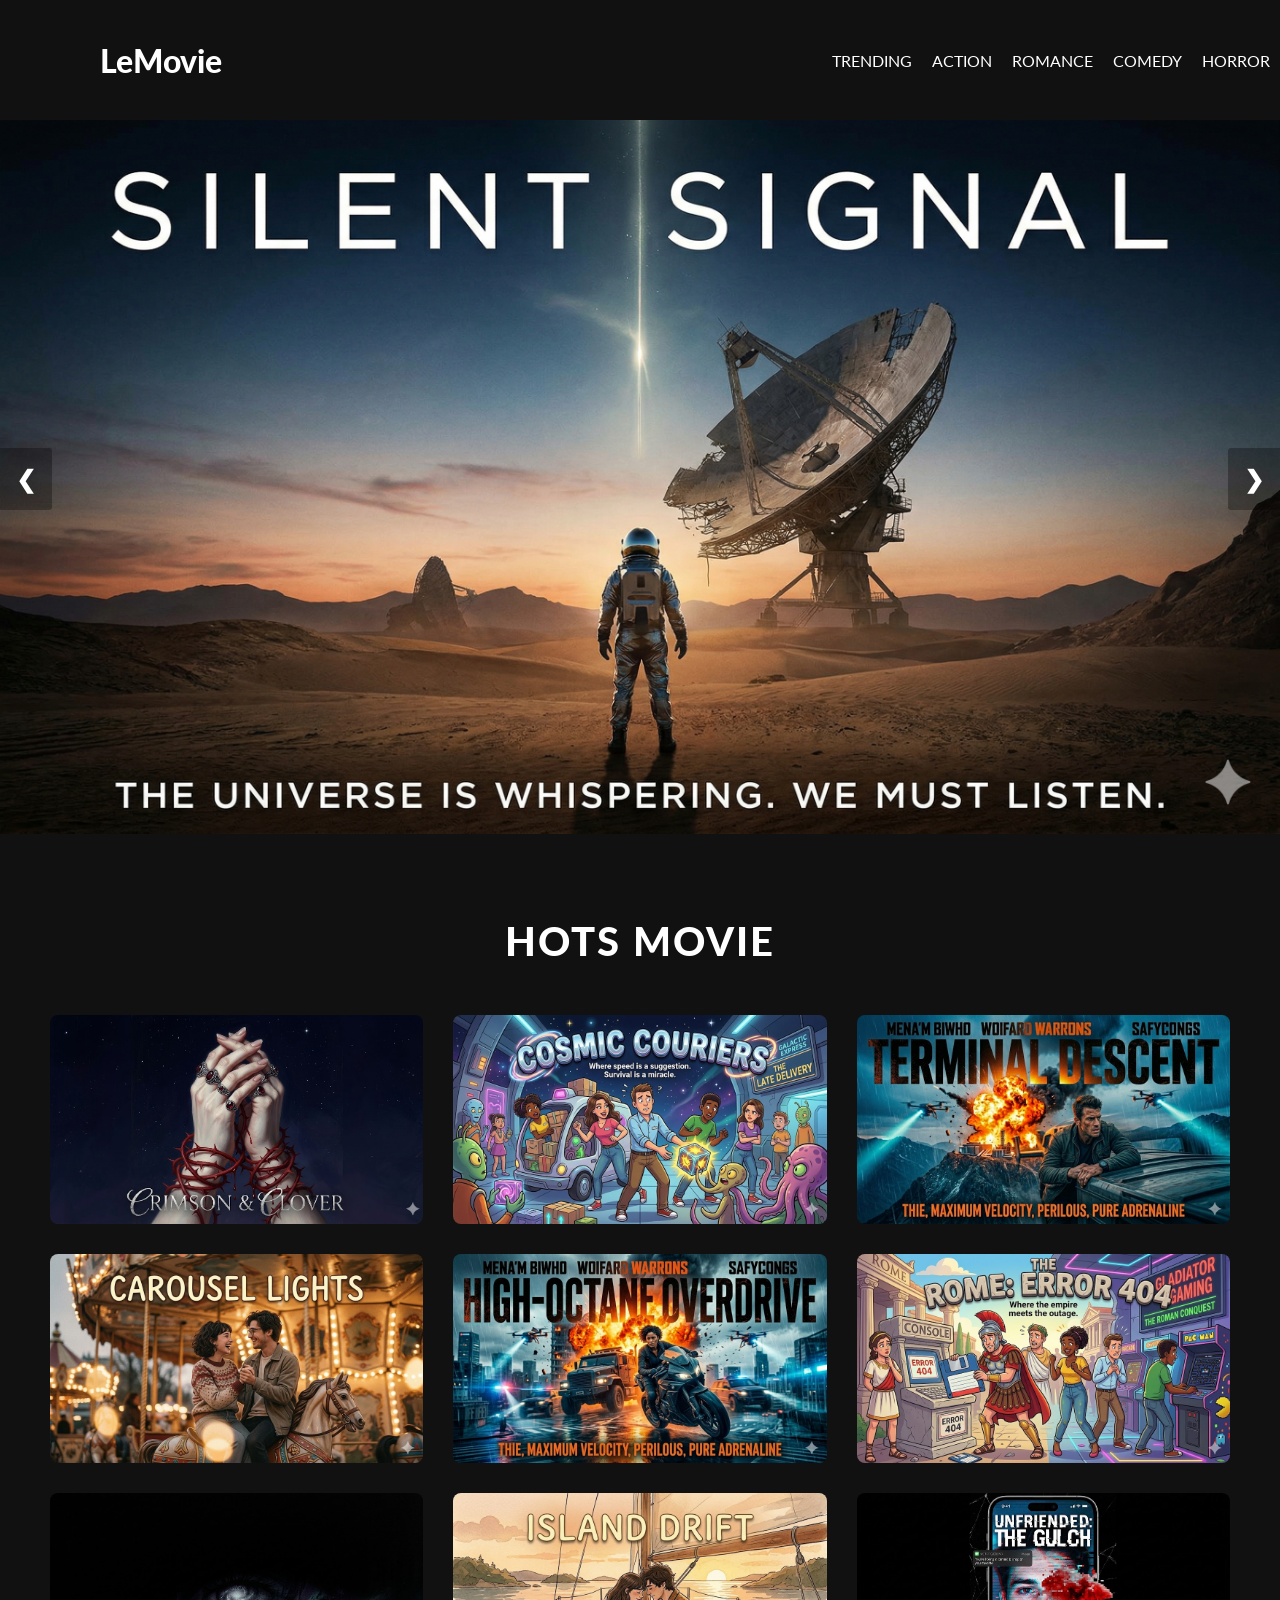
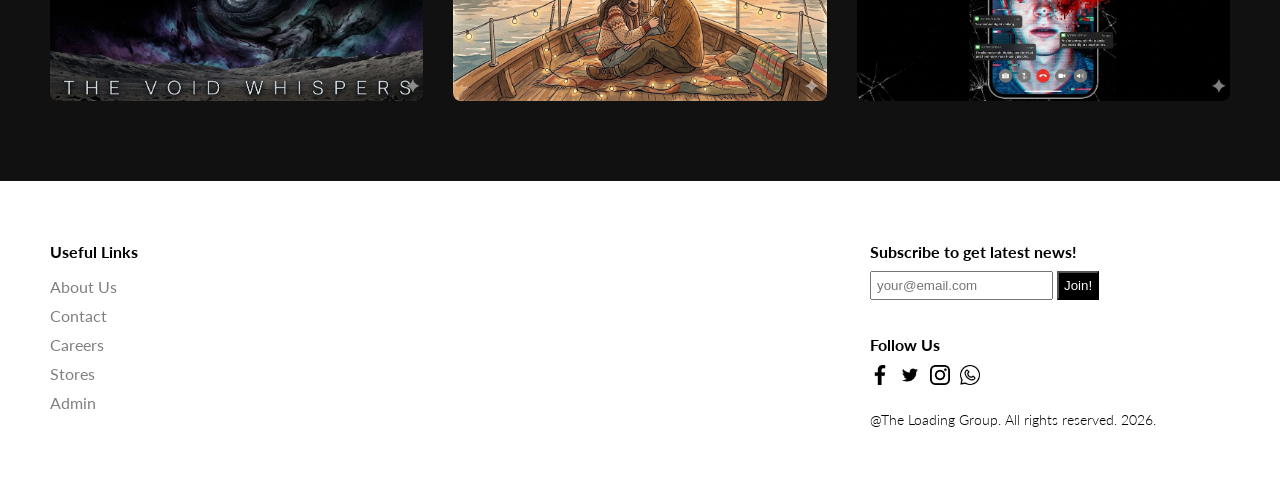
<file: index.html>
<!DOCTYPE html>
<html lang="en">
<head>
    <meta charset="UTF-8">
    <meta http-equiv="X-UA-Compatible" content="IE=edge">
    <meta name="viewport" content="width=device-width, initial-scale=1.0">
    <link href="https://fonts.googleapis.com/css2?family=Lato:ital,wght@0,100;0,300;0,400;0,700;0,900;1,100;1,300;1,400;1,700;1,900&display=swap" rel="stylesheet">
    <link rel="stylesheet" href="style.css">
    <title>LeMovie</title>
</head>
<body>
     <nav class="navbar">
            <div class="navbar__container">
                <a href="index.html" id="navbar__logo">LeMovie</a>
                <div class="navbar__togglemenu" id="mobile-menu">
                    <span class="bar"></span>
                    <span class="bar"></span>
                    <span class="bar"></span>
                </div> 
                <ul class="navbar__menu">
                    <li class="navbar__item">
                        <a href="index.html" class="navbar__links"> TRENDING </a>
                    </li>
                    <li class="navbar__item">
                        <a href="action.html" class="navbar__links"> ACTION </a>
                    </li>
                    <li class="navbar__item">
                        <a href="romance.html" class="navbar__links"> ROMANCE </a>
                    </li>
                    <li class="navbar__item">
                        <a href="comedy.html" class="navbar__links"> COMEDY </a>
                    </li>
                    <li class="navbar__item">
                        <a href="horror.html" class="navbar__links"> HORROR </a>
                    </li>
                </ul>
            </div>
    </nav>

    <div class="slideshow-container">
        <div class="slide fade">
            <img src="img/Product/silentsignal169.png" alt="" style="width:100%">
            <div class="slide-content">
                <h1 class="slide-title">SILENT SIGNAL</h1>
                <p class="slide-subtitle">THE UNIVERSE IS WHISPERING. WE MUST LISTEN.</p>
                <button class="watch-btn">WATCH NOW!</button>
            </div>
        </div>

        <div class="slide fade">
            <img src="img/Product/photo_2026-03-22_21-49-12.jpg" alt="" style="width:100%">
            <div class="slide-content">
                <h1 class="slide-title">SHADOWBLADE: RESURGENCE</h1>
                <p class="slide-subtitle">THE CITY NEEDS A HERO</p>
                <button class="watch-btn">WATCH NOW!</button>
            </div>
        </div>

        <div class="slide fade">
            <img src="img/Product/photo_2026-03-22_22-03-13.jpg" alt="" style="width:100%">
            <div class="slide-content">
                <h1 class="slide-title">WHISPERS AT SUNSET</h1>
                <p class="slide-subtitle">LOVE AT FIRST SIGHT.</p>
                <button class="watch-btn">WATCH NOW!</button>
            </div> </div> 

        <div class="slide fade">
            <img src="img/Product/photo_2026-03-22_21-49-00.jpg" alt="" style="width:100%">
            <div class="slide-content">
                <h1 class="slide-title">PARTNERS IN CRIME (AND SNACKS)</h1>
                <p class="slide-subtitle">THIS SUMMER, THINGS GET WEIRD.</p>
                <button class="watch-btn">WATCH NOW!</button>
            </div> </div>

        <div class="slide fade">
            <img src="img/Product/photo_2026-03-22_21-49-10.jpg" alt="" style="width:100%">
            <div class="slide-content">
                <h1 class="slide-title">THE WHISPERING WALLS</h1>
                <p class="slide-subtitle">SOME PLACES NEVER FORGET.</p>
                <button class="watch-btn">WATCH NOW!</button>
            </div> </div>

        <a class="prev" onclick="changeSlide(-1)">&#10094;</a>
        <a class="next" onclick="changeSlide(1)">&#10095;</a>
    </div>

    <div class="more-movies-section">
        <h1 class="section-title">HOTS MOVIE</h1>
        
        <div class="movie-grid">
            <div class="movie-card">
                <img src="img/Product/crimson.jpg" alt="Movie 1">
                <div class="slide-content">
                    <h1 class="slide-title">CRIMSON & CLOVER</h1>
                    <p class="slide-subtitle">LOVE IS A CURSE THAT BINDS.</p>
                    <button class="watch-btn">WATCH NOW</button>
                </div>
            </div>

            <div class="movie-card">
                <img src="img/Product/cosmic.jpg" alt="Movie 2">
                <div class="slide-content">
                    <h1 class="slide-title">COSMIC COURIERS</h1>
                    <p class="slide-subtitle">WHERE SPEED IS A SUGGESTION. SURVIVAL IS A MIRACLE.</p>
                    <button class="watch-btn">WATCH NOW</button>
                </div>
            </div>

            <div class="movie-card">
                <img src="img/Product/terminaldescent.jpg" alt="Movie 3">
                <div class="slide-content">
                    <h1 class="slide-title">TERMINAL DESCENT</h1>
                    <p class="slide-subtitle">ESCAPE THE EXPLOSION. MASTER THE FALL.</p>
                    <button class="watch-btn">WATCH NOW</button>
                </div>
            </div>

            <div class="movie-card">
                <img src="img/Product/carousellights.jpg" alt="Movie 4">
                <div class="slide-content">
                    <h1 class="slide-title">CAROUSEL LIGHTS</h1>
                    <p class="slide-subtitle">LOVE, SPINNING GENTLY IN THE SOFT DUSK GLOW.</p>
                    <button class="watch-btn">WATCH NOW</button>
                </div>
            </div>

            <div class="movie-card">
                <img src="img/Product/highoctaneovesrdrive.jpg" alt="Movie 5">
                <div class="slide-content">
                    <h1 class="slide-title">HIGH-OCTANE OVERDRIVE</h1>
                    <p class="slide-subtitle">ESCAPE THE EXPLOSION. MASTER THE RIDE.</p>
                    <button class="watch-btn">WATCH NOW</button>
                </div>
            </div>

            <div class="movie-card">
                <img src="img/Product/romeerror404.jpg" alt="Movie 6">
                <div class="slide-content">
                    <h1 class="slide-title">ROME: ERROR 404</h1>
                    <p class="slide-subtitle">WHERE THE EMPIRE MEETS THE OUTAGE.</p>
                    <button class="watch-btn">WATCH NOW</button>
                </div>
            </div>

            <div class="movie-card">
                <img src="img/Product/thevoidwhispers.jpg" alt="Movie 7">
                <div class="slide-content">
                    <h1 class="slide-title">THE VOID WHISSPERS</h1>
                    <p class="slide-subtitle">LOOK TOO LONG, AND IT LOOKS BACK.</p>
                    <button class="watch-btn">WATCH NOW</button>
                </div>
            </div>

            <div class="movie-card">
                <img src="img/Product/islanddrift.jpg" alt="Movie 8">
                <div class="slide-content">
                    <h1 class="slide-title">ISLAND DRIFT</h1>
                    <p class="slide-subtitle">LOVE, FINDING ITS PATH AMONG THE SERENE BAY GLOW.</p>
                    <button class="watch-btn">WATCH NOW</button>
                </div>
            </div>

            <div class="movie-card">
                <img src="img/Product/unfriended.jpg" alt="Movie 9">
                <div class="slide-content">
                    <h1 class="slide-title">UNFRIENDED: THE GULCH</h1>
                    <p class="slide-subtitle">YOUR DATA NEVER DIES.</p>
                    <button class="watch-btn">WATCH NOW</button>
                </div>
            </div>
        </div>
    </div>

    <footer>
        <div class="footerLeft">
            <div class="footerMenu">
                <h1 class="fMenuTitle">Useful Links</h1>
                <ul class="fList">
                    <li class="fListItem">About Us</li>
                    <li class="fListItem">Contact</li>
                    <li class="fListItem">Careers</li>
                    <li class="fListItem">Stores</li>
                    <li class="fListItem" onclick="location.href='admin.php';" style="cursor: pointer;">Admin</li>
                </ul>
            </div>
        </div>
        <div class="footerRight">
            <div class="footerRightMenu">
                <h1 class="fMenuTitle">Subscribe to get latest news!</h1>
                <div class="fMail">
                    <input type="text" placeholder="your@email.com" class="fInput">
                    <button class="fButton">Join!</button>
                </div>
            </div>
            <div class="footerRightMenu">
                <h1 class="fMenuTitle">Follow Us</h1>
                <div class="fIcons">
                    <img src="./img/Contact/facebook.png"  alt="" class="fIcon">
                    <img src="./img/Contact/twitter.png" alt="" class="fIcon">
                    <img src="./img/Contact/instagram.png" alt="" class="fIcon">
                    <img src="./img/Contact/whatsapp.png" alt="" class="fIcon">
                </div>
            </div>
            <div class="footerRightMenu">
                <span class="copyright">@The Loading Group. All rights reserved. 2026.</span>
            </div>
        </div>
    </footer>
    <script src="./app.js"></script>
</body>
</html>
</file>
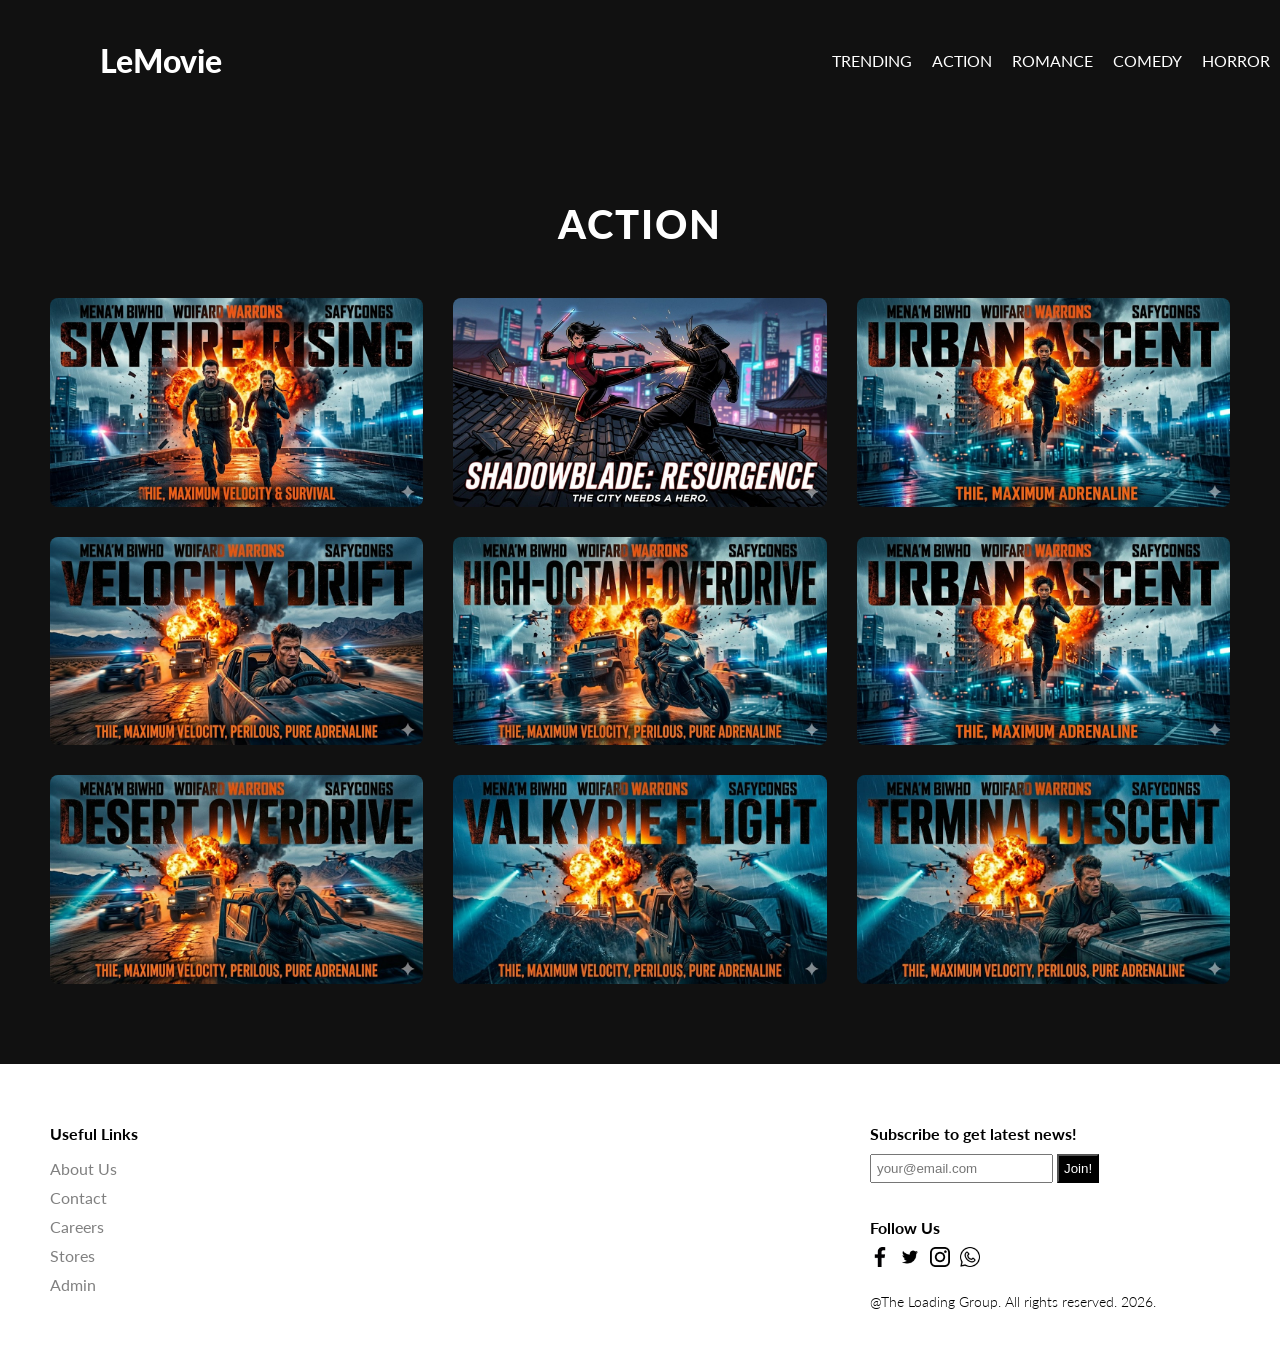
<file: action.html>
<!DOCTYPE html>
<html lang="en">
<head>
    <meta charset="UTF-8">
    <meta http-equiv="X-UA-Compatible" content="IE=edge">
    <meta name="viewport" content="width=device-width, initial-scale=1.0">
    <link href="https://fonts.googleapis.com/css2?family=Lato:ital,wght@0,100;0,300;0,400;0,700;0,900;1,100;1,300;1,400;1,700;1,900&display=swap" rel="stylesheet">
    <link rel="stylesheet" href="style.css">
    <title>LeMovie</title>
</head>
<body>
     <nav class="navbar">
            <div class="navbar__container">
                <a href="index.html" id="navbar__logo">LeMovie</a>
                <div class="navbar__togglemenu" id="mobile-menu">
                    <span class="bar"></span>
                    <span class="bar"></span>
                    <span class="bar"></span>
                </div> 
                <ul class="navbar__menu">
                    <li class="navbar__item">
                        <a href="index.html" class="navbar__links"> TRENDING </a>
                    </li>
                    <li class="navbar__item">
                        <a href="action.html" class="navbar__links"> ACTION </a>
                    </li>
                    <li class="navbar__item">
                        <a href="romance.html" class="navbar__links"> ROMANCE </a>
                    </li>
                    <li class="navbar__item">
                        <a href="comedy.html" class="navbar__links"> COMEDY </a>
                    </li>
                    <li class="navbar__item">
                        <a href="horror.html" class="navbar__links"> HORROR </a>
                    </li>
                </ul>
            </div>
    </nav>
    <div class="more-movies-section">
        <h1 class="section-title">ACTION</h1>
        
        <div class="movie-grid">
            <div class="movie-card">
                <img src="./img/Product/skyfirerising.jpg" alt="Movie 1">
                <div class="slide-content">
                    <h1 class="slide-title">SKYFIRE RISING</h1>
                    <p class="slide-subtitle">ESCAPE THE BLAST. SURVIVE THE STORM.</p>
                    <button class="watch-btn">WATCH NOW</button>
                </div>
            </div>

            <div class="movie-card">
                <img src="./img/Product/photo_2026-03-22_21-49-12.jpg" alt="Movie 2">
                <div class="slide-content">
                    <h1 class="slide-title">SHADOWBLADE: RESURGENCE</h1>
                    <p class="slide-subtitle">THE CITY NEEDS A HERO.</p>
                    <button class="watch-btn">WATCH NOW</button>
                </div>
            </div>

            <div class="movie-card">
                <img src="./img/Product/urbanascent.jpg" alt="Movie 3">
                <div class="slide-content">
                    <h1 class="slide-title">URBAN ASCENT</h1>
                    <p class="slide-subtitle">ESCAPE THE EXPLOSION. MASTER THE LEAP.</p>
                    <button class="watch-btn">WATCH NOW</button>
                </div>
            </div>

            <div class="movie-card">
                <img src="./img/Product/velocitydrift.jpg" alt="Movie 4">
                <div class="slide-content">
                    <h1 class="slide-title">VELOCITY DRIFT</h1>
                    <p class="slide-subtitle">ESCAPE THE EXPLOSION. MASTER THE CHASE.</p>
                    <button class="watch-btn">WATCH NOW</button>
                </div>
            </div>

            <div class="movie-card">
                <img src="./img/Product/highoctaneovesrdrive.jpg" alt="Movie 5">
                <div class="slide-content">
                    <h1 class="slide-title">HIGH-OCTANE OVERDRIVE</h1>
                    <p class="slide-subtitle">ESCAPE THE EXPLOSION. MASTER THE RIDE.</p>
                    <button class="watch-btn">WATCH NOW</button>
                </div>
            </div>

            <div class="movie-card">
                <img src="./img/Product/urbanascent.jpg" alt="Movie 6">
                <div class="slide-content">
                    <h1 class="slide-title">TERMINAL VELOCITY</h1>
                    <p class="slide-subtitle">ESCAPE THE EXPLOSION. MASTER THE FALL.</p>
                    <button class="watch-btn">WATCH NOW</button>
                </div>
            </div>

            <div class="movie-card">
                <img src="./img/Product/desertoverdrive.jpg" alt="Movie 7">
                <div class="slide-content">
                    <h1 class="slide-title">DESERT OVERDRIVET</h1>
                    <p class="slide-subtitle">ESCAPE THE EXPLOSION. MASTER THE PURSUIT.</p>
                    <button class="watch-btn">WATCH NOW</button>
                </div>
            </div>

            <div class="movie-card">
                <img src="./img/Product/valkyrieflight.jpg" alt="Movie 8">
                <div class="slide-content">
                    <h1 class="slide-title">VALKYRIE FLIGHT</h1>
                    <p class="slide-subtitle">ESCAPE THE EXPLOSION. MASTER THE AERIAL CHASE.</p>
                    <button class="watch-btn">WATCH NOW</button>
                </div>
            </div>

            <div class="movie-card">
                <img src="./img/Product/terminaldescent.jpg" alt="Movie 9">
                <div class="slide-content">
                    <h1 class="slide-title">TERMINAL DESCENT</h1>
                    <p class="slide-subtitle">ESCAPE THE EXPLOSION. MASTER THE FALL.</p>
                    <button class="watch-btn">WATCH NOW</button>
                </div>
            </div>
        </div>
    </div>
                <footer>
        <div class="footerLeft">
            <div class="footerMenu">
                <h1 class="fMenuTitle">Useful Links</h1>
                <ul class="fList">
                    <li class="fListItem">About Us</li>
                    <li class="fListItem">Contact</li>
                    <li class="fListItem">Careers</li>
                    <li class="fListItem">Stores</li>
                    <li class="fListItem" onclick="location.href='admin.php';" style="cursor: pointer;">Admin</li>
                </ul>
            </div>
        </div>
        <div class="footerRight">
            <div class="footerRightMenu">
                <h1 class="fMenuTitle">Subscribe to get latest news!</h1>
                <div class="fMail">
                    <input type="text" placeholder="your@email.com" class="fInput">
                    <button class="fButton">Join!</button>
                </div>
            </div>
            <div class="footerRightMenu">
                <h1 class="fMenuTitle">Follow Us</h1>
                <div class="fIcons">
                    <img src="./img/Contact/facebook.png"  alt="" class="fIcon">
                    <img src="./img/Contact/twitter.png" alt="" class="fIcon">
                    <img src="./img/Contact/instagram.png" alt="" class="fIcon">
                    <img src="./img/Contact/whatsapp.png" alt="" class="fIcon">
                </div>
            </div>
            <div class="footerRightMenu">
                <span class="copyright">@The Loading Group. All rights reserved. 2026.</span>
            </div>
        </div>
    </footer>
    <script src="./app.js"></script>
</body>
</html>
</file>
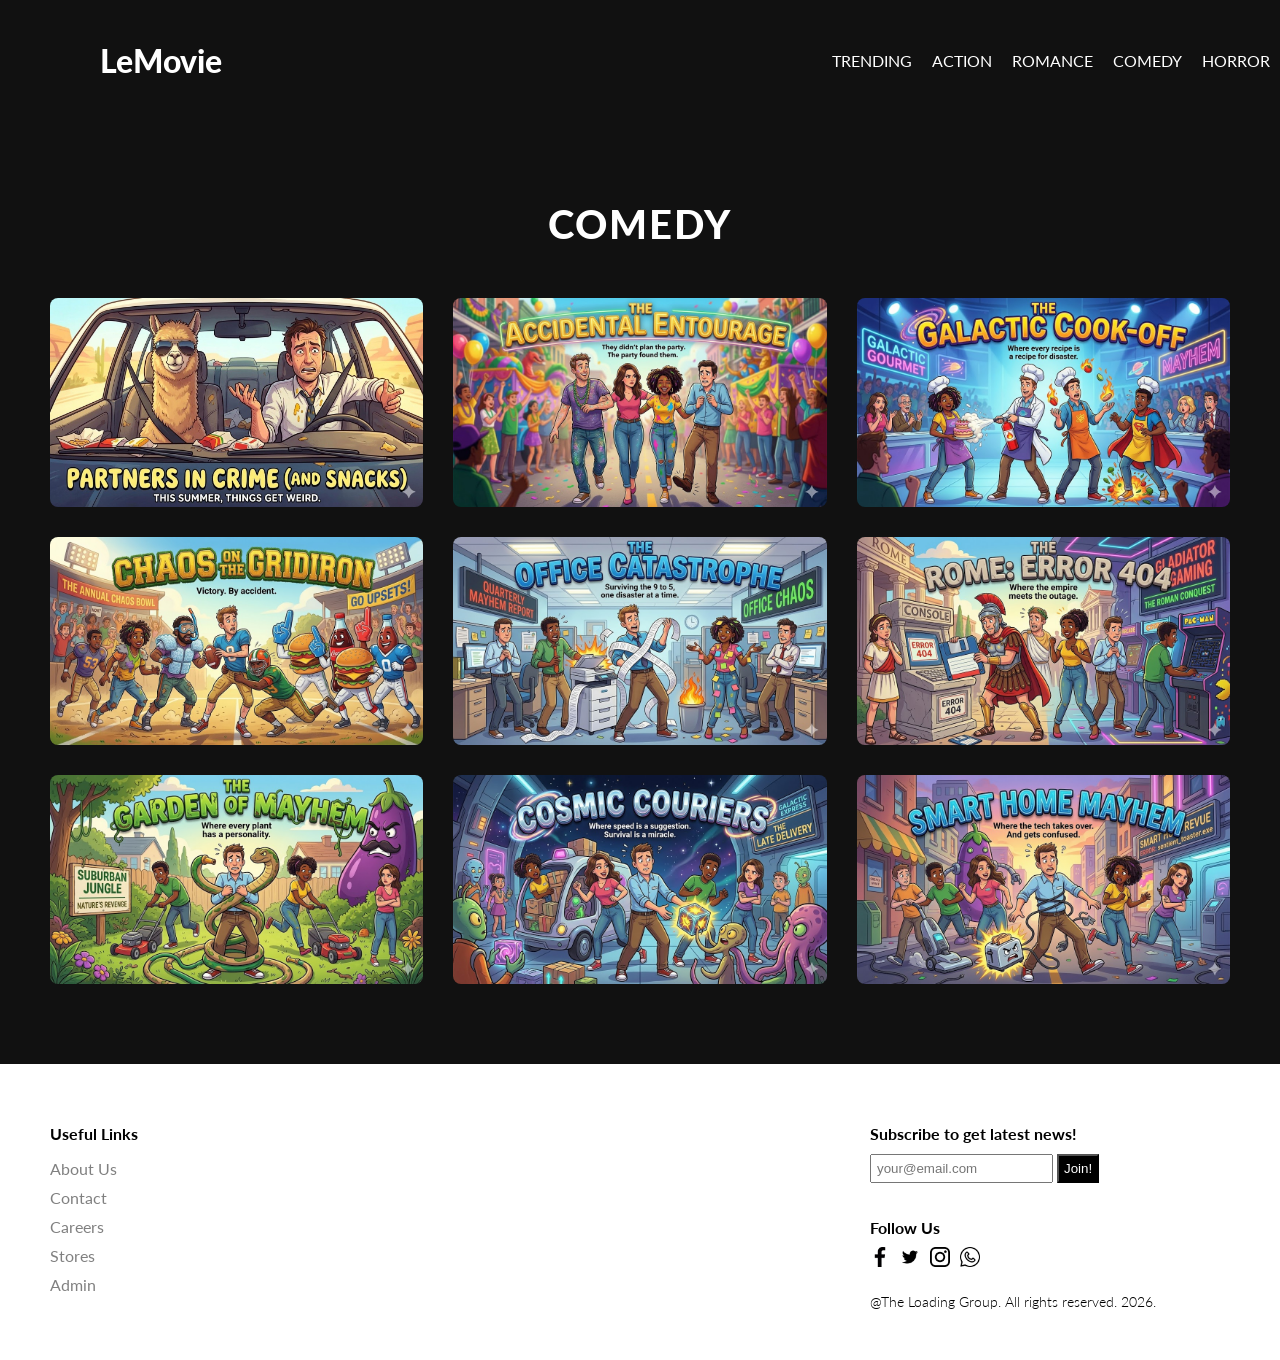
<file: comedy.html>
<!DOCTYPE html>
<html lang="en">
<head>
    <meta charset="UTF-8">
    <meta http-equiv="X-UA-Compatible" content="IE=edge">
    <meta name="viewport" content="width=device-width, initial-scale=1.0">
    <link href="https://fonts.googleapis.com/css2?family=Lato:ital,wght@0,100;0,300;0,400;0,700;0,900;1,100;1,300;1,400;1,700;1,900&display=swap" rel="stylesheet">
    <link rel="stylesheet" href="style.css">
    <title>LeMovie</title>
</head>
<body>
     <nav class="navbar">
            <div class="navbar__container">
                <a href="index.html" id="navbar__logo">LeMovie</a>
                <div class="navbar__togglemenu" id="mobile-menu">
                    <span class="bar"></span>
                    <span class="bar"></span>
                    <span class="bar"></span>
                </div> 
                <ul class="navbar__menu">
                    <li class="navbar__item">
                        <a href="index.html" class="navbar__links"> TRENDING </a>
                    </li>
                    <li class="navbar__item">
                        <a href="action.html" class="navbar__links"> ACTION </a>
                    </li>
                    <li class="navbar__item">
                        <a href="romance.html" class="navbar__links"> ROMANCE </a>
                    </li>
                    <li class="navbar__item">
                        <a href="comedy.html" class="navbar__links"> COMEDY </a>
                    </li>
                    <li class="navbar__item">
                        <a href="horror.html" class="navbar__links"> HORROR </a>
                    </li>
                </ul>
            </div>
    </nav>
    <div class="more-movies-section">
        <h1 class="section-title">COMEDY</h1>
        
        <div class="movie-grid">
            <div class="movie-card">
                <img src="./img/Product/photo_2026-03-22_21-49-00.jpg" alt="Movie 1">
                <div class="slide-content">
                    <h1 class="slide-title">PARTNERS IN CRIME (AND SNACKS)</h1>
                    <p class="slide-subtitle">THIS SUMMER, THINGS GET WEIRD.</p>
                    <button class="watch-btn">WATCH NOW</button>
                </div>
            </div>

            <div class="movie-card">
                <img src="./img/Product/theaccidental.jpg" alt="Movie 2">
                <div class="slide-content">
                    <h1 class="slide-title">THE ACCIDENTAL ENTOURAGE</h1>
                    <p class="slide-subtitle">THEY DIDN'T PLAN THE PARTY. THE PARTY FOUND THEM.</p>
                    <button class="watch-btn">WATCH NOW</button>
                </div>
            </div>

            <div class="movie-card">
                <img src="./img/Product/thegalactic.jpg" alt="Movie 3">
                <div class="slide-content">
                    <h1 class="slide-title">THE GALACTIC COOK-OFF</h1>
                    <p class="slide-subtitle">WHERE EVERY RECIPE IS A RECIPE FOR DISASTER.</p>
                    <button class="watch-btn">WATCH NOW</button>
                </div>
            </div>

             <div class="movie-card">
                <img src="./img/Product/chaoson.jpg" alt="Movie 4">
                <div class="slide-content">
                    <h1 class="slide-title">CHAOS ON THE GRIDIRON</h1>
                    <p class="slide-subtitle">VICTORY. BY ACCIDENT.</p>
                    <button class="watch-btn">WATCH NOW</button>
                </div>
            </div>

             <div class="movie-card">
                <img src="./img/Product/theoffice.jpg" alt="Movie 5">
                <div class="slide-content">
                    <h1 class="slide-title">THE OFFICE CATASTROPHE</h1>
                    <p class="slide-subtitle">SURVIVING THE 9 TO 5, ONE DISASTER AT A TIME.</p>
                    <button class="watch-btn">WATCH NOW</button>
                </div>
            </div>

             <div class="movie-card">
                <img src="./img/Product/romeerror404.jpg" alt="Movie 6">
                <div class="slide-content">
                    <h1 class="slide-title">ROME: ERROR 404</h1>
                    <p class="slide-subtitle">WHERE THE EMPIRE MEETS THE OUTAGE.</p>
                    <button class="watch-btn">WATCH NOW</button>
                </div>
            </div>

             <div class="movie-card">
                <img src="./img/Product/garden.jpg" alt="Movie 7">
                <div class="slide-content">
                    <h1 class="slide-title">GARDEN OF MAYHEM</h1>
                    <p class="slide-subtitle">WHERE EVERY PLANT HAS A PERSONALITY.</p>
                    <button class="watch-btn">WATCH NOW</button>
                </div>
            </div>

             <div class="movie-card">
                <img src="./img/Product/cosmic.jpg" alt="Movie 8">
                <div class="slide-content">
                    <h1 class="slide-title">COSMIC COURIERS</h1>
                    <p class="slide-subtitle">WHERE SPEED IS A SUGGESTION. SURVIVAL IS A MIRACLE.</p>
                    <button class="watch-btn">WATCH NOW</button>
                </div>
            </div>

             <div class="movie-card">
                <img src="./img/Product/smarthome.jpg" alt="Movie 9">
                <div class="slide-content">
                    <h1 class="slide-title">SMART HOME MAYHEM</h1>
                    <p class="slide-subtitle">WHERE THE TECH TAKES OVER. AND GETS CONFUSED.</p>
                    <button class="watch-btn">WATCH NOW</button>
                </div>
            </div>
        </div>
    </div>
                <footer>
        <div class="footerLeft">
            <div class="footerMenu">
                <h1 class="fMenuTitle">Useful Links</h1>
                <ul class="fList">
                    <li class="fListItem">About Us</li>
                    <li class="fListItem">Contact</li>
                    <li class="fListItem">Careers</li>
                    <li class="fListItem">Stores</li>
                    <li class="fListItem" onclick="location.href='admin.php';" style="cursor: pointer;">Admin</li>
                </ul>
            </div>
        </div>
        <div class="footerRight">
            <div class="footerRightMenu">
                <h1 class="fMenuTitle">Subscribe to get latest news!</h1>
                <div class="fMail">
                    <input type="text" placeholder="your@email.com" class="fInput">
                    <button class="fButton">Join!</button>
                </div>
            </div>
            <div class="footerRightMenu">
                <h1 class="fMenuTitle">Follow Us</h1>
                <div class="fIcons">
                    <img src="./img/Contact/facebook.png"  alt="" class="fIcon">
                    <img src="./img/Contact/twitter.png" alt="" class="fIcon">
                    <img src="./img/Contact/instagram.png" alt="" class="fIcon">
                    <img src="./img/Contact/whatsapp.png" alt="" class="fIcon">
                </div>
            </div>
            <div class="footerRightMenu">
                <span class="copyright">@The Loading Group. All rights reserved. 2026.</span>
            </div>
        </div>
    </footer>
    <script src="./app.js"></script>
</body>
</html>
</file>
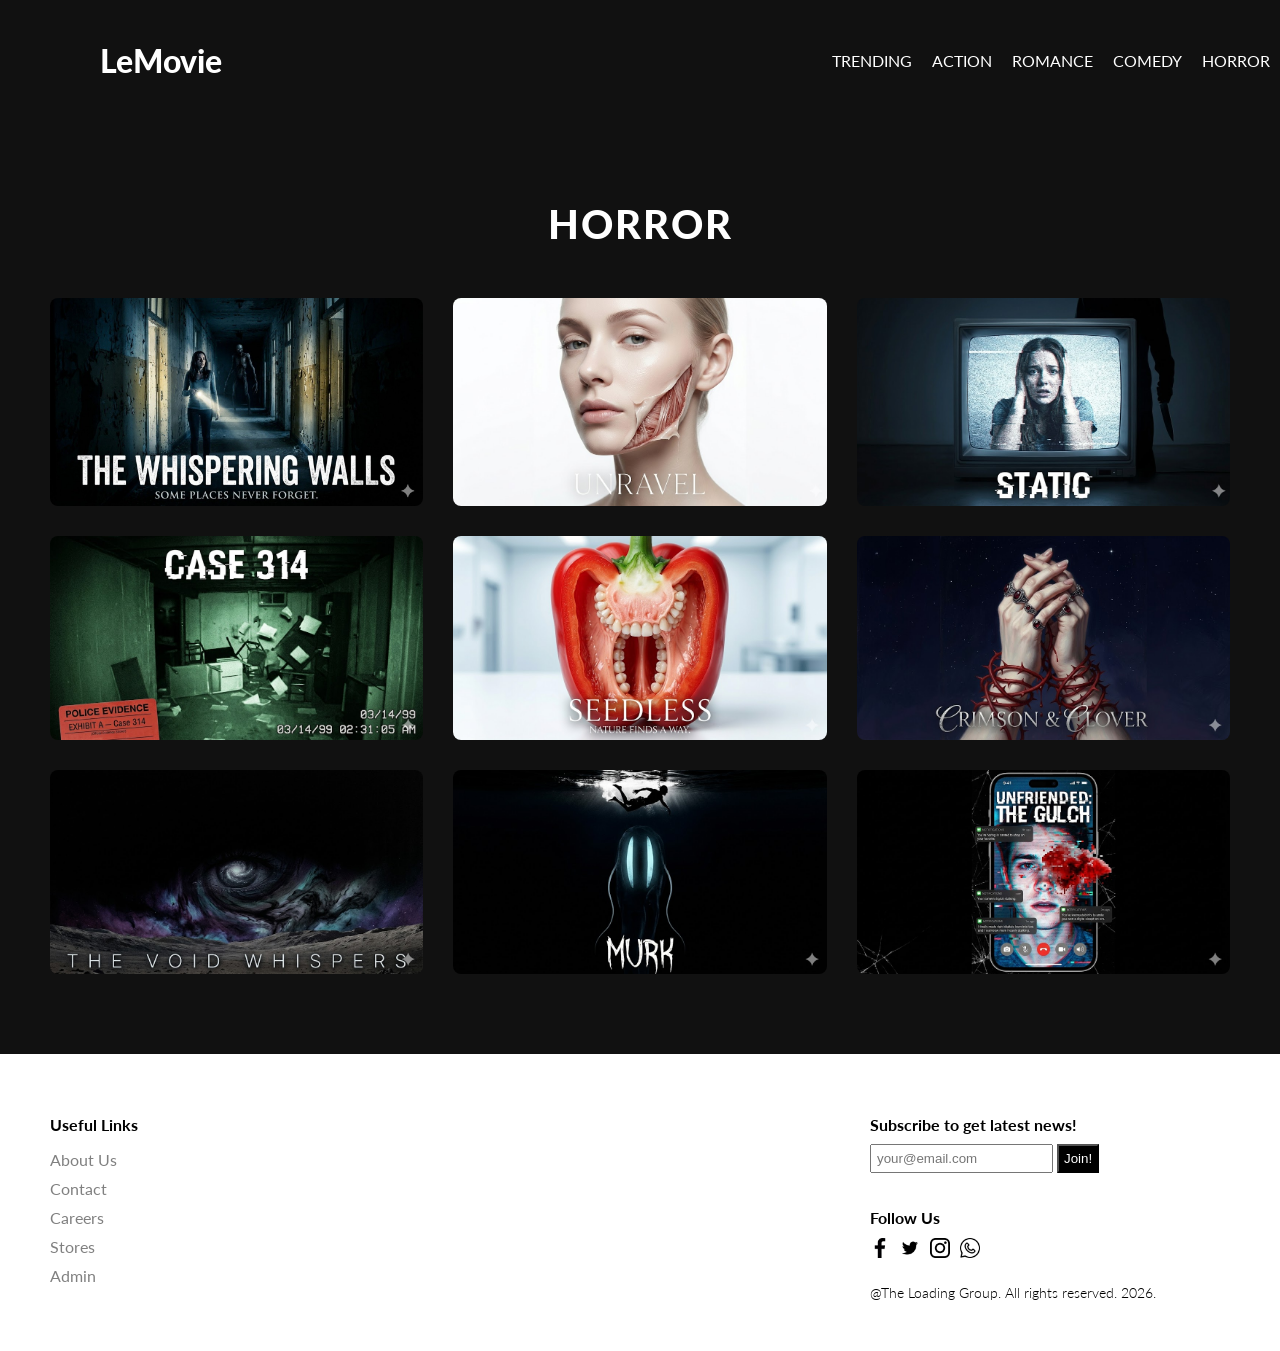
<file: horror.html>
<!DOCTYPE html>
<html lang="en">
<head>
    <meta charset="UTF-8">
    <meta http-equiv="X-UA-Compatible" content="IE=edge">
    <meta name="viewport" content="width=device-width, initial-scale=1.0">
    <link href="https://fonts.googleapis.com/css2?family=Lato:ital,wght@0,100;0,300;0,400;0,700;0,900;1,100;1,300;1,400;1,700;1,900&display=swap" rel="stylesheet">
    <link rel="stylesheet" href="style.css">
    <title>LeMovie</title>
</head>
<body>
     <nav class="navbar">
            <div class="navbar__container">
                <a href="index.html" id="navbar__logo">LeMovie</a>
                <div class="navbar__togglemenu" id="mobile-menu">
                    <span class="bar"></span>
                    <span class="bar"></span>
                    <span class="bar"></span>
                </div> 
                <ul class="navbar__menu">
                    <li class="navbar__item">
                        <a href="index.html" class="navbar__links"> TRENDING </a>
                    </li>
                    <li class="navbar__item">
                        <a href="action.html" class="navbar__links"> ACTION </a>
                    </li>
                    <li class="navbar__item">
                        <a href="romance.html" class="navbar__links"> ROMANCE </a>
                    </li>
                    <li class="navbar__item">
                        <a href="comedy.html" class="navbar__links"> COMEDY </a>
                    </li>
                    <li class="navbar__item">
                        <a href="horror.html" class="navbar__links"> HORROR </a>
                    </li>
                </ul>
            </div>
    </nav>
    <div class="more-movies-section">
        <h1 class="section-title">HORROR</h1>
        
        <div class="movie-grid">
            <div class="movie-card">
                <img src="./img/Product/photo_2026-03-22_21-49-10.jpg" alt="Movie 1">
                <div class="slide-content">
                    <h1 class="slide-title">THE WHISPERING WALLS</h1>
                    <p class="slide-subtitle">SOME PLACES NEVER FORGET.</p>
                    <button class="watch-btn">WATCH NOW</button>
                </div>
            </div>

            <div class="movie-card">
                <img src="./img/Product/unravel.jpg" alt="Movie 2">
                <div class="slide-content">
                    <h1 class="slide-title">UNRAVEL</h1>
                    <p class="slide-subtitle">PERFECTION HAS A HIGH PRICE.</p>
                    <button class="watch-btn">WATCH NOW</button>
                </div>
            </div>

            <div class="movie-card">
                <img src="./img/Product/static.jpg" alt="Movie 3">
                <div class="slide-content">
                    <h1 class="slide-title">STATIC</h1>
                    <p class="slide-subtitle">FEAR IS THE ONLY SIGNAL.</p>
                    <button class="watch-btn">WATCH NOW</button>
                </div>
            </div>

             <div class="movie-card">
                <img src="./img/Product/casw314.jpg" alt="Movie 4">
                <div class="slide-content">
                    <h1 class="slide-title">CASE 314</h1>
                    <p class="slide-subtitle">SOME ARCHIVES SHOULD REMAIN CLOSED.</p>
                    <button class="watch-btn">WATCH NOW</button>
                </div>
            </div>

             <div class="movie-card">
                <img src="./img/Product/seedless.jpg" alt="Movie 5">
                <div class="slide-content">
                    <h1 class="slide-title">SEEDLESS</h1>
                    <p class="slide-subtitle">NATURE FINDS A WAY.</p>
                    <button class="watch-btn">WATCH NOW</button>
                </div>
            </div>

             <div class="movie-card">
                <img src="./img/Product/crimson.jpg" alt="Movie 6">
                <div class="slide-content">
                    <h1 class="slide-title">CRIMSON & CLOVER</h1>
                    <p class="slide-subtitle">LOVE IS A CURSE THAT BINDS.</p>
                    <button class="watch-btn">WATCH NOW</button>
                </div>
            </div>

             <div class="movie-card">
                <img src="./img/Product/thevoidwhispers.jpg" alt="Movie 7">
                <div class="slide-content">
                    <h1 class="slide-title">THE VOID WHISSPERS</h1>
                    <p class="slide-subtitle">LOOK TOO LONG, AND IT LOOKS BACK.</p>
                    <button class="watch-btn">WATCH NOW</button>
                </div>
            </div>

             <div class="movie-card">
                <img src="./img/Product/murk.jpg" alt="Movie 8">
                <div class="slide-content">
                    <h1 class="slide-title">MURK</h1>
                    <p class="slide-subtitle">DONT BREAK THE SURFACE.</p>
                    <button class="watch-btn">WATCH NOW</button>
                </div>
            </div>

             <div class="movie-card">
                <img src="./img/Product/unfriended.jpg" alt="Movie 9">
                <div class="slide-content">
                    <h1 class="slide-title">UNFRIENDED: THE GULCH</h1>
                    <p class="slide-subtitle">YOUR DATA NEVER DIES.</p>
                    <button class="watch-btn">WATCH NOW</button>
                </div>
            </div>
        </div>
    </div>
                <footer>
        <div class="footerLeft">
            <div class="footerMenu">
                <h1 class="fMenuTitle">Useful Links</h1>
                <ul class="fList">
                    <li class="fListItem">About Us</li>
                    <li class="fListItem">Contact</li>
                    <li class="fListItem">Careers</li>
                    <li class="fListItem">Stores</li>
                    <li class="fListItem" onclick="location.href='admin.php';" style="cursor: pointer;">Admin</li>
                </ul>
            </div>
        </div>
        <div class="footerRight">
            <div class="footerRightMenu">
                <h1 class="fMenuTitle">Subscribe to get latest news!</h1>
                <div class="fMail">
                    <input type="text" placeholder="your@email.com" class="fInput">
                    <button class="fButton">Join!</button>
                </div>
            </div>
            <div class="footerRightMenu">
                <h1 class="fMenuTitle">Follow Us</h1>
                <div class="fIcons">
                    <img src="./img/Contact/facebook.png"  alt="" class="fIcon">
                    <img src="./img/Contact/twitter.png" alt="" class="fIcon">
                    <img src="./img/Contact/instagram.png" alt="" class="fIcon">
                    <img src="./img/Contact/whatsapp.png" alt="" class="fIcon">
                </div>
            </div>
            <div class="footerRightMenu">
                <span class="copyright">@The Loading Group. All rights reserved. 2026.</span>
            </div>
        </div>
    </footer>
    <script src="./app.js"></script>
</body>
</html>
</file>
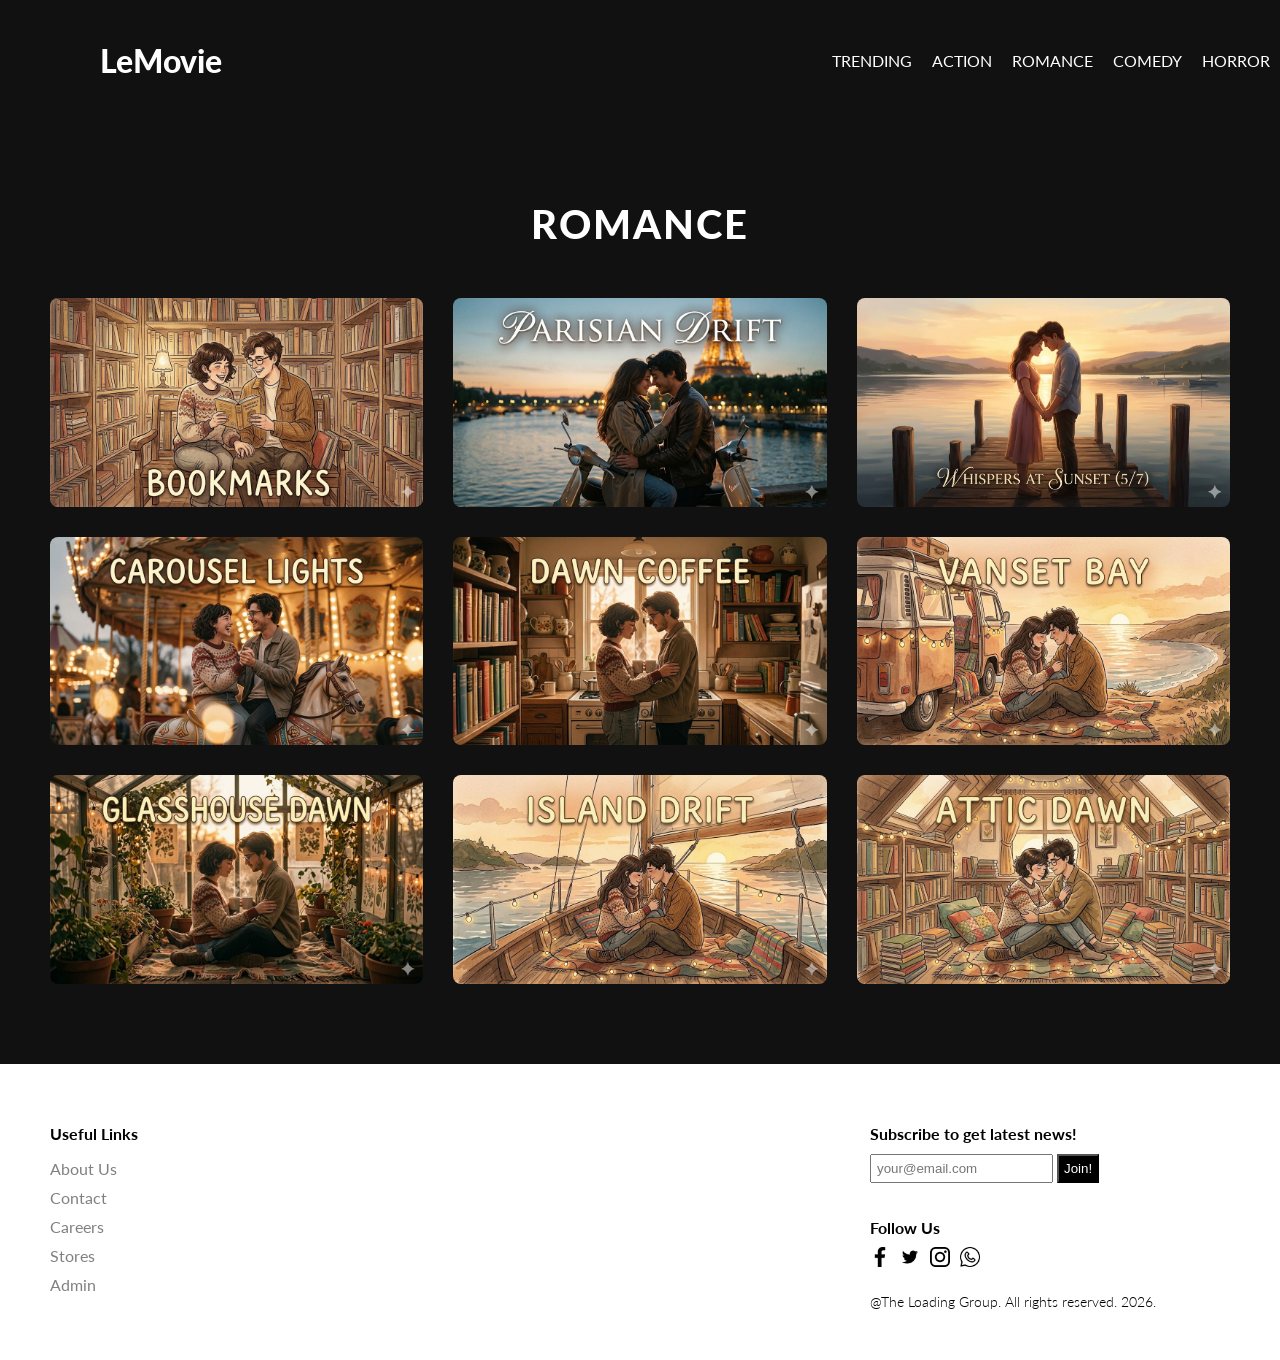
<file: romance.html>
<!DOCTYPE html>
<html lang="en">
<head>
    <meta charset="UTF-8">
    <meta http-equiv="X-UA-Compatible" content="IE=edge">
    <meta name="viewport" content="width=device-width, initial-scale=1.0">
    <link href="https://fonts.googleapis.com/css2?family=Lato:ital,wght@0,100;0,300;0,400;0,700;0,900;1,100;1,300;1,400;1,700;1,900&display=swap" rel="stylesheet">
    <link rel="stylesheet" href="style.css">
    <title>LeMovie</title>
</head>
<body>
     <nav class="navbar">
            <div class="navbar__container">
                <a href="index.html" id="navbar__logo">LeMovie</a>
                <div class="navbar__togglemenu" id="mobile-menu">
                    <span class="bar"></span>
                    <span class="bar"></span>
                    <span class="bar"></span>
                </div> 
                <ul class="navbar__menu">
                    <li class="navbar__item">
                        <a href="index.html" class="navbar__links"> TRENDING </a>
                    </li>
                    <li class="navbar__item">
                        <a href="action.html" class="navbar__links"> ACTION </a>
                    </li>
                    <li class="navbar__item">
                        <a href="romance.html" class="navbar__links"> ROMANCE </a>
                    </li>
                    <li class="navbar__item">
                        <a href="comedy.html" class="navbar__links"> COMEDY </a>
                    </li>
                    <li class="navbar__item">
                        <a href="horror.html" class="navbar__links"> HORROR </a>
                    </li>
                </ul>
            </div>
    </nav>
    <div class="more-movies-section">
        <h1 class="section-title">ROMANCE</h1>
        
        <div class="movie-grid">
            <div class="movie-card">
                <img src="./img/Product/bookmarks.jpg" alt="Movie 1">
                <div class="slide-content">
                    <h1 class="slide-title">BOOKMARKS</h1>
                    <p class="slide-subtitle">FINDING LOVE, ONE CHAPTER AT A TIME.</p>
                    <button class="watch-btn">WATCH NOW</button>
                </div>
            </div>

            <div class="movie-card">
                <img src="./img/Product/parisiandrift.jpg" alt="Movie 2">
                <div class="slide-content">
                    <h1 class="slide-title">PARISIAN DRIFT</h1>
                    <p class="slide-subtitle">SOMETIMES, THE WRONG TURN LEADS TO THE RIGHT PLACE.</p>
                    <button class="watch-btn">WATCH NOW</button>
                </div>
            </div>

            <div class="movie-card">
                <img src="./img/Product/photo_2026-03-22_22-03-13.jpg" alt="Movie 3">
                <div class="slide-content">
                    <h1 class="slide-title">WHISPERS AT SUNSET</h1>
                    <p class="slide-subtitle">LOVE AT FIRST SIGHT.</p>
                    <button class="watch-btn">WATCH NOW</button>
                </div>
            </div>

            <div class="movie-card">
                <img src="./img/Product/carousellights.jpg" alt="Movie 4">
                <div class="slide-content">
                    <h1 class="slide-title">CAROUSEL LIGHTS</h1>
                    <p class="slide-subtitle">LOVE, SPINNING GENTLY IN THE SOFT DUSK GLOW.</p>
                    <button class="watch-btn">WATCH NOW</button>
                </div>
            </div>

            <div class="movie-card">
                <img src="./img/Product/dawncoffee.jpg" alt="Movie 5">
                <div class="slide-content">
                    <h1 class="slide-title">DAWN COFFEE</h1>
                    <p class="slide-subtitle">LOVE, BREWING GENTLY IN THE SOFT AMBER LIGHT.</p>
                    <button class="watch-btn">WATCH NOW</button>
                </div>
            </div>

            <div class="movie-card">
                <img src="./img/Product/vansetbay.jpg" alt="Movie 6">
                <div class="slide-content">
                    <h1 class="slide-title">VANSET BAY</h1>
                    <p class="slide-subtitle">LOVE, FINDING ITS PATH ALONG THE CLIFFSIDE GLOW.</p>
                    <button class="watch-btn">WATCH NOW</button>
                </div>
            </div>

            <div class="movie-card">
                <img src="./img/Product/glasshousedawn.jpg" alt="Movie 7">
                <div class="slide-content">
                    <h1 class="slide-title">GLASSHOUSE DAWN</h1>
                    <p class="slide-subtitle">LOVE, BLOOMING GENTLY IN THE SOFT TWIIGHT.</p>
                    <button class="watch-btn">WATCH NOW</button>
                </div>
            </div>

            <div class="movie-card">
                <img src="./img/Product/islanddrift.jpg" alt="Movie 8">
                <div class="slide-content">
                    <h1 class="slide-title">ISLAND DRIFT</h1>
                    <p class="slide-subtitle">LOVE, FINDING ITS PATH AMONG THE SERENE BAY GLOW.</p>
                    <button class="watch-btn">WATCH NOW</button>
                </div>
            </div>

            <div class="movie-card">
                <img src="./img/Product/attic dawn.jpg" alt="Movie 9">
                <div class="slide-content">
                    <h1 class="slide-title">ATTIC DAWN</h1>
                    <p class="slide-subtitle">LOVE, BLOOMING GENTLY AMONG THE SECRET PAGES.</p>
                    <button class="watch-btn">WATCH NOW</button>
                </div>
            </div>
        </div>
    </div>
                <footer>
        <div class="footerLeft">
            <div class="footerMenu">
                <h1 class="fMenuTitle">Useful Links</h1>
                <ul class="fList">
                    <li class="fListItem">About Us</li>
                    <li class="fListItem">Contact</li>
                    <li class="fListItem">Careers</li>
                    <li class="fListItem">Stores</li>
                    <li class="fListItem" onclick="location.href='admin.php';" style="cursor: pointer;">Admin</li>
                </ul>
            </div>
        </div>
        <div class="footerRight">
            <div class="footerRightMenu">
                <h1 class="fMenuTitle">Subscribe to get latest news!</h1>
                <div class="fMail">
                    <input type="text" placeholder="your@email.com" class="fInput">
                    <button class="fButton">Join!</button>
                </div>
            </div>
            <div class="footerRightMenu">
                <h1 class="fMenuTitle">Follow Us</h1>
                <div class="fIcons">
                    <img src="./img/Contact/facebook.png"  alt="" class="fIcon">
                    <img src="./img/Contact/twitter.png" alt="" class="fIcon">
                    <img src="./img/Contact/instagram.png" alt="" class="fIcon">
                    <img src="./img/Contact/whatsapp.png" alt="" class="fIcon">
                </div>
            </div>
            <div class="footerRightMenu">
                <span class="copyright">@The Loading Group. All rights reserved. 2026.</span>
            </div>
        </div>
    </footer>
    <script src="./app.js"></script>
</body>
</html>
</file>
<file: style.css>
html {
  scroll-behavior: smooth;
}

body {
  font-family: "Lato", sans-serif;
  padding: 0;
  margin: 0;
}

.navbar {
  background-color: #111;
  color: white;
  padding: 20px 50px;
}

.navbar__container {
  display: flex;
  justify-content: space-between;
  height: 80px;
  z-index: 1;
  width: 100%;
  max-width: 1300px;
  margin: 0 auto;
  padding: 0 50px;
}

.navbar__menu {
  display: flex;
  align-items: center;
  list-style: none;
  text-align: center;
}

#navbar__logo {
  color: white;
  display: flex;
  align-items: center;
  cursor: pointer;
  text-decoration: none;
  font-size: 2rem;
  font-weight: 900;
}

#navbar__item {
  font-size: 1.5rem;
  font-weight: 300;
  color: white;
  text-decoration: none;
  margin-right: 50px;
  cursor: pointer;
}

.navbar__links {
  color: #fff;
  display: flex;
  align-items: center;
  justify-content: center;
  text-decoration: none;
  padding: 0 10px;
  height: 100%;
}

@media (max-width: 768px) {
  .navbar__container {
    display: flex;
    justify-content: space-between;
    height: 80px;
    z-index: 1;
    width: 100%;
    padding: 0 16px;
  }

  #navbar__logo {
    padding-left: 0;
  }

  .navbar__togglemenu {
    display: flex;
    flex-direction: column;
    justify-content: center;
    cursor: pointer;
    gap: 4px;
    padding: 10px;
  }

  .navbar__togglemenu .bar {
    width: 28px;
    height: 3px;
    background: #fff;
    border-radius: 2px;
    transition: transform 0.25s ease, opacity 0.25s ease;
  }

  .navbar__menu {
    display: none;
    position: absolute;
    top: 80px;
    left: 0;
    right: 0;
    background: #000;
    flex-direction: column;
    list-style: none;
    padding: 12px 0;
    box-shadow: 0 6px 24px rgba(0, 0, 0, 0.08);
    z-index: 999;
  }

  .navbar__menu.active {
    display: flex;
  }

  .navbar__item {
    width: 100%;
  }

  .navbar__links {
    text-align: left;
    padding: 14px 20px;
    width: 100%;
    display: block;
    color: #fff;
  }

  .navbar__togglemenu.is-active .bar:nth-child(1) {
    transform: translateY(6px) rotate(45deg);
  }
  .navbar__togglemenu.is-active .bar:nth-child(2) {
    opacity: 0;
  }
  .navbar__togglemenu.is-active .bar:nth-child(3) {
    transform: translateY(-6px) rotate(-45deg);
  }
}

.slideshow-container {
  background-color: #111;
  max-width: 2500px;
  max-height: 2500px;
  position: relative;
  margin: auto;
  overflow: hidden; 
}

.slide-content {
  position: absolute;
  top: 50%;
  left: 50%;
  transform: translate(-50%, -50%);
  text-align: center;
  width: 90%;
  z-index: 10;
  opacity: 0; 
  transition: opacity 0.4s ease; 
}

.slide:hover .slide-content {
  opacity: 1;
}

.slide img {
  transition: filter 0.4s ease, transform 0.4s ease;
}

.slide:hover img {
  filter: blur(8px) brightness(0.4); 
  transform: scale(1.05); 
}

.slide-title {
  color: white;
  font-size: 5rem;
  font-weight: 900;
  margin: 0;
  text-transform: uppercase;
  letter-spacing: 4px;
  line-height: 1.1;
  text-shadow: 2px 2px 8px rgba(0, 0, 0, 0.7);
}

.slide-subtitle {
  color: #ccc;
  font-size: 1.5rem;
  font-weight: 300;
  margin-top: 15px;
  margin-bottom: 30px;
  text-transform: uppercase;
  letter-spacing: 2px;
  text-shadow: 1px 1px 5px rgba(0, 0, 0, 0.8);
}

.watch-btn {
  padding: 12px 32px;
  background-color: transparent;
  color: white;
  border: 2px solid white;
  font-size: 16px;
  font-weight: bold;
  letter-spacing: 2px;
  cursor: pointer;
  text-transform: uppercase;
  transition: all 0.3s ease;
}

.watch-btn:hover {
  background-color: white;
  color: #111;
}

.slide {
  display: none;
}

.prev,
.next {
  cursor: pointer;
  position: absolute;
  top: 50%;
  transform: translateY(-50%);
  width: auto;
  padding: 16px;
  color: white;
  font-weight: bold;
  font-size: 24px;
  transition: 0.3s ease;
  user-select: none;
  background-color: rgba(0, 0, 0, 0.3);
  text-decoration: none;
  z-index: 20; 
}

.next {
  right: 0;
  border-radius: 3px 0 0 3px;
}

.prev {
  left: 0;
  border-radius: 0 3px 3px 0;
}

.prev:hover,
.next:hover {
  background-color: rgba(0, 0, 0, 0.8);
}

.fade {
  animation-name: fadeEffect;
  animation-duration: 1.5s;
}

@keyframes fadeEffect {
  from {
    opacity: 0.4;
  }
  to {
    opacity: 1;
  }
}

@media screen and (max-width: 768px) {
  .slide-title {
    font-size: 2.5rem;
  }
  .slide-subtitle {
    font-size: 1rem;
  }
  .watch-btn {
    padding: 10px 20px;
    font-size: 14px;
  }
}

.nsItem {
  flex: 1;
  background-color: black;
  color: white;
  display: flex;
  flex-direction: column;
  align-items: center;
  justify-content: center;
  text-align: center;
}

.nsImg {
  width: 100%;
  height: 500px;
}

.nsTitle {
  font-size: 40px;
}

.nsButton {
  padding: 15px;
  font-weight: 600;
  cursor: pointer;
}

footer {
  display: flex;
}

.footerLeft {
  flex: 2;
  display: flex;
  justify-content: space-between;
  padding: 50px;
}

.fMenuTitle {
  font-size: 16px;
}

.fList {
  padding: 0;
  list-style: none;
}

.fListItem {
  margin-bottom: 10px;
  color: gray;
  cursor: pointer;
  text-decoration: none;
}

.footerRight {
  flex: 1;
  padding: 50px;
  display: flex;
  flex-direction: column;
  justify-content: space-between;
}

.fInput {
  padding: 5px;
}

.fButton {
  padding: 5px;
  background-color: black;
  color: white;
}

.fIcons {
  display: flex;
}

.fIcon {
  width: 20px;
  height: 20px;
  margin-right: 10px;
}

.copyright {
  font-weight: 300;
  font-size: 14px;
}

@media screen and (max-width: 480px) {
  nav {
    padding: 20px;
  }

  footer {
    flex-direction: column;
    align-items: center;
  }

  .footerLeft {
    padding: 20px;
    width: 90%;
  }

  .footerRight {
    padding: 20px;
    width: 90%;
    align-items: center;
    background-color: whitesmoke;
  }
} 

.more-movies-section {
  padding: 80px 50px;
  background-color: #111; 
  color: white;
  text-align: center;
}

.section-title {
  font-size: 40px;
  font-weight: 900;
  margin-top: 0;
  margin-bottom: 50px;
  letter-spacing: 2px;
}

.movie-grid {
  display: grid;
  grid-template-columns: repeat(auto-fit, minmax(350px, 1fr));
  gap: 30px;
  max-width: 1550px;
  margin: 0 auto;
}

.movie-card {
  position: relative;
  border-radius: 8px;
  overflow: hidden;
  cursor: pointer;
  background-color: #000; 
}

.movie-card img {
  width: 100%;
  height: 100%;
  object-fit: cover;
  display: block;
  transition: filter 0.4s ease, transform 0.4s ease;
}

.movie-card:hover img {
  filter: blur(8px) brightness(0.4);
  transform: scale(1.05);
}

.movie-card:hover .slide-content {
  opacity: 1;
}

.movie-card .slide-title {
  font-size: 1.8rem; 
}

.movie-card .slide-subtitle {
  font-size: 0.8rem;
  margin-bottom: 20px;
}

.movie-card .watch-btn {
  padding: 10px 20px;
  font-size: 14px;
}

@media screen and (max-width: 768px) {
  .more-movies-section {
    padding: 50px 20px;
  }
  .movie-grid {
    grid-template-columns: 1fr; 
  }
}
</file>
